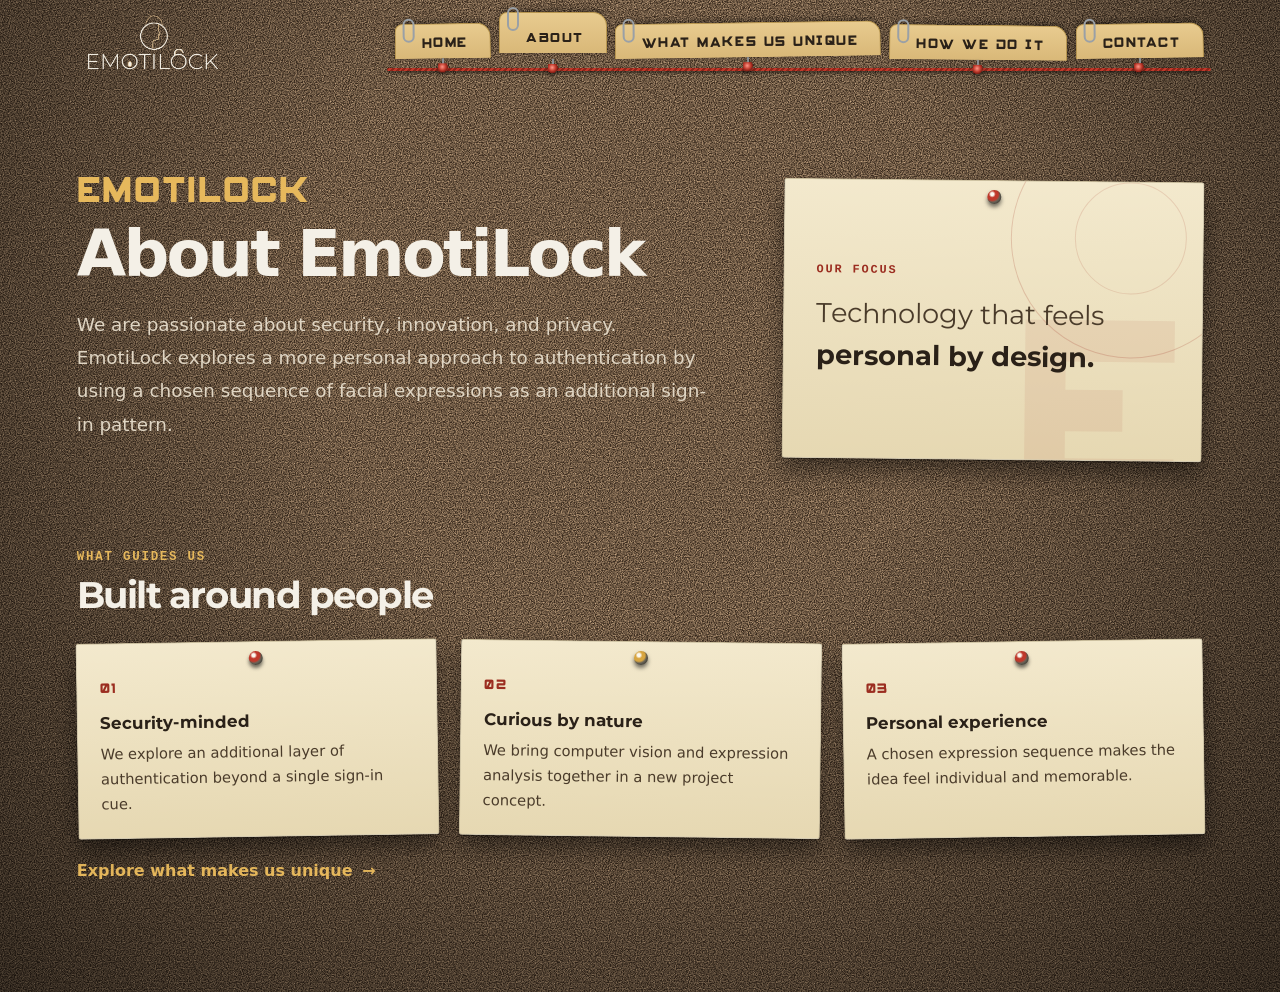
<file: about.html>
<!DOCTYPE html>
<html lang="en">
<head>
    <meta charset="UTF-8">
    <meta name="viewport" content="width=device-width, initial-scale=1.0">
    <title>EmotiLock - About</title>
    <link rel="preconnect" href="https://fonts.googleapis.com">
    <link rel="preconnect" href="https://fonts.gstatic.com" crossorigin>
    <link href="https://fonts.googleapis.com/css2?family=Montserrat:wght@400;500;600;700&display=swap" rel="stylesheet">
    <link rel="stylesheet" href="styles.css">
    <link rel="icon" href="images/favicon.ico" sizes="any">
    <link rel="icon" type="image/png" sizes="32x32" href="images/favicon-32x32.png">
    <link rel="icon" type="image/png" sizes="16x16" href="images/favicon-16x16.png">
    <link rel="apple-touch-icon" href="images/logo_apple.png">
    <link rel="manifest" href="images/site.webmanifest">
</head>
<body>
    <header class="site-header">
        <a class="brand" href="index.html" aria-label="EmotiLock home">
            <img src="emotilock_dark.png" alt="EmotiLock logo" width="242" height="136">
        </a>
        <nav aria-label="Main navigation">
            <a href="index.html">Home</a>
            <a href="about.html" aria-current="page">About</a>
            <a href="unique.html">What Makes Us Unique</a>
            <a href="how.html">How We Do It</a>
            <a href="contact.html">Contact</a>
        </nav>
    </header>
    <main class="page-main about-main">
        <div class="about-intro">
            <section class="page-content" aria-labelledby="page-title">
                <p class="page-wordmark">EmotiLock</p>
                <h1 class="page-title" id="page-title">About EmotiLock</h1>
                <p class="page-description">We are passionate about security, innovation, and privacy. EmotiLock explores a more personal approach to authentication by using a chosen sequence of facial expressions as an additional sign-in pattern.</p>
            </section>
            <aside class="about-statement" aria-label="Our project focus">
                <span class="about-orbit about-orbit-one"></span>
                <span class="about-orbit about-orbit-two"></span>
                <span class="about-statement-label">OUR FOCUS</span>
                <p>Technology that feels<br><strong>personal by design.</strong></p>
                <span class="about-statement-mark" aria-hidden="true">E</span>
            </aside>
        </div>
        <section class="about-principles" aria-labelledby="principles-title">
            <div class="about-section-heading">
                <span class="section-kicker">What guides us</span>
                <h2 id="principles-title">Built around people</h2>
            </div>
            <div class="principle-grid">
                <article class="principle-card">
                    <span class="principle-number">01</span>
                    <h3>Security-minded</h3>
                    <p>We explore an additional layer of authentication beyond a single sign-in cue.</p>
                </article>
                <article class="principle-card">
                    <span class="principle-number">02</span>
                    <h3>Curious by nature</h3>
                    <p>We bring computer vision and expression analysis together in a new project concept.</p>
                </article>
                <article class="principle-card">
                    <span class="principle-number">03</span>
                    <h3>Personal experience</h3>
                    <p>A chosen expression sequence makes the idea feel individual and memorable.</p>
                </article>
            </div>
            <a class="about-next-link" href="unique.html">Explore what makes us unique <span aria-hidden="true">→</span></a>
        </section>
    </main>
</body>
</html>
</file>
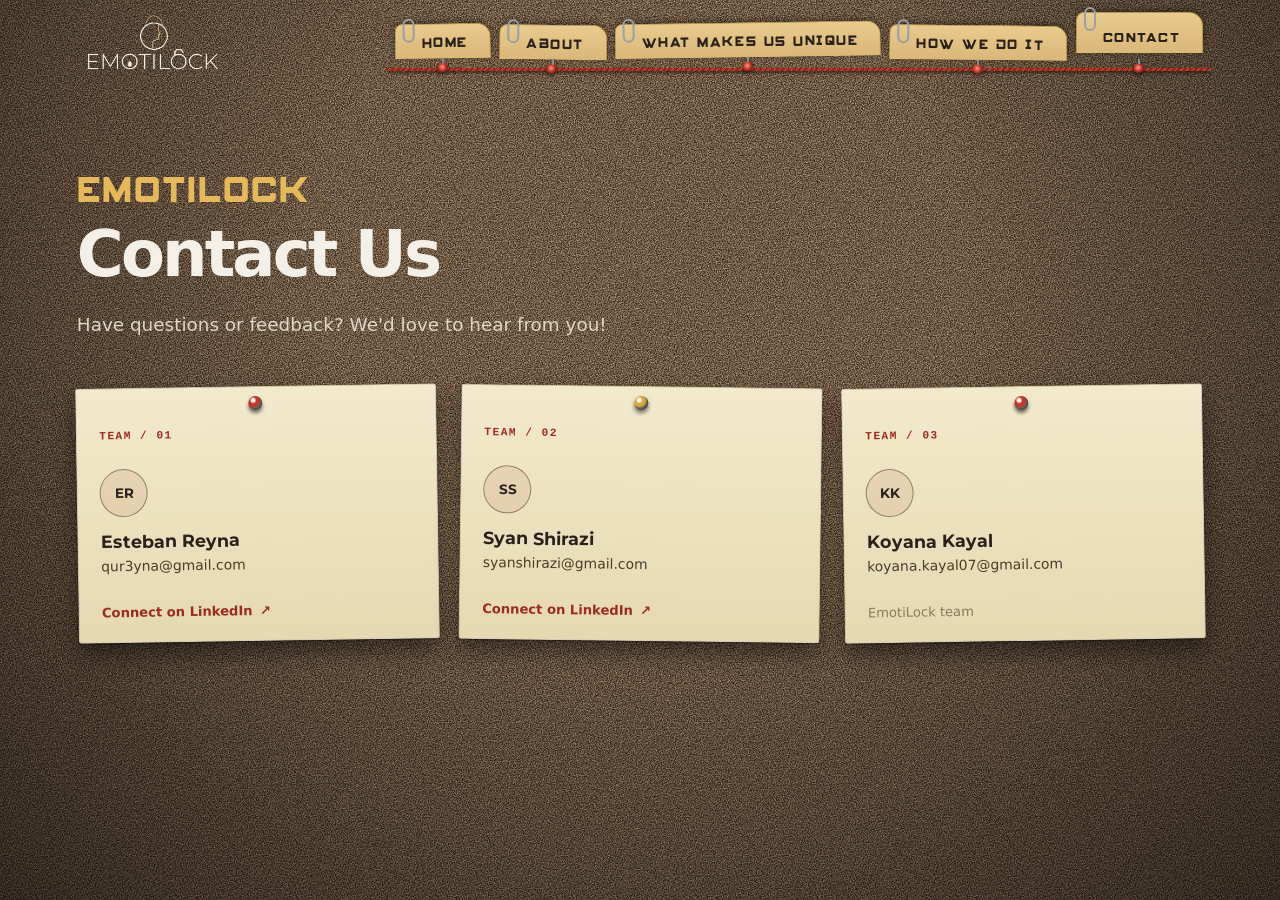
<file: contact.html>
<!DOCTYPE html>
<html lang="en">
<head>
    <meta charset="UTF-8">
    <meta name="viewport" content="width=device-width, initial-scale=1.0">
    <title>EmotiLock - Contact</title>
    <link rel="preconnect" href="https://fonts.googleapis.com">
    <link rel="preconnect" href="https://fonts.gstatic.com" crossorigin>
    <link href="https://fonts.googleapis.com/css2?family=Montserrat:wght@400;500;600;700&display=swap" rel="stylesheet">
    <link rel="stylesheet" href="styles.css">
    <link rel="icon" href="images/favicon.ico" sizes="any">
    <link rel="icon" type="image/png" sizes="32x32" href="images/favicon-32x32.png">
    <link rel="icon" type="image/png" sizes="16x16" href="images/favicon-16x16.png">
    <link rel="apple-touch-icon" href="images/logo_apple.png">
    <link rel="manifest" href="images/site.webmanifest">
</head>
<body>
    <header class="site-header">
        <a class="brand" href="index.html" aria-label="EmotiLock home">
            <img src="emotilock_dark.png" alt="EmotiLock logo" width="242" height="136">
        </a>
        <nav aria-label="Main navigation">
            <a href="index.html">Home</a>
            <a href="about.html">About</a>
            <a href="unique.html">What Makes Us Unique</a>
            <a href="how.html">How We Do It</a>
            <a href="contact.html" aria-current="page">Contact</a>
        </nav>
    </header>
    <main class="page-main contact-main">
        <section class="contact-intro" aria-labelledby="page-title">
            <p class="page-wordmark">EmotiLock</p>
            <h1 class="page-title" id="page-title">Contact Us</h1>
            <p class="page-description">Have questions or feedback? We'd love to hear from you!</p>
        </section>
        <section class="contact-people" aria-label="Contact the team">
            <article class="contact-card">
                <span class="contact-card-index">TEAM / 01</span>
                <div class="contact-card-content">
                    <span class="contact-avatar" aria-hidden="true">ER</span>
                    <h2>Esteban Reyna</h2>
                    <a class="contact-email" href="mailto:qur3yna@gmail.com">qur3yna@gmail.com</a>
                    <a class="contact-social" href="https://www.linkedin.com/in/esteban-reyna-61a271388/" target="_blank" rel="noopener noreferrer">Connect on LinkedIn <span aria-hidden="true">↗</span></a>
                </div>
            </article>
            <article class="contact-card">
                <span class="contact-card-index">TEAM / 02</span>
                <div class="contact-card-content">
                    <span class="contact-avatar" aria-hidden="true">SS</span>
                    <h2>Syan Shirazi</h2>
                    <a class="contact-email" href="mailto:syanshirazi@gmail.com">syanshirazi@gmail.com</a>
                    <a class="contact-social" href="https://www.linkedin.com/in/syan-shirazi" target="_blank" rel="noopener noreferrer">Connect on LinkedIn <span aria-hidden="true">↗</span></a>
                </div>
            </article>
            <article class="contact-card">
                <span class="contact-card-index">TEAM / 03</span>
                <div class="contact-card-content">
                    <span class="contact-avatar" aria-hidden="true">KK</span>
                    <h2>Koyana Kayal</h2>
                    <a class="contact-email" href="mailto:koyana.kayal07@gmail.com">koyana.kayal07@gmail.com</a>
                    <span class="contact-social contact-social-empty">EmotiLock team</span>
                </div>
            </article>
        </section>
    </main>
</body>
</html>
</file>
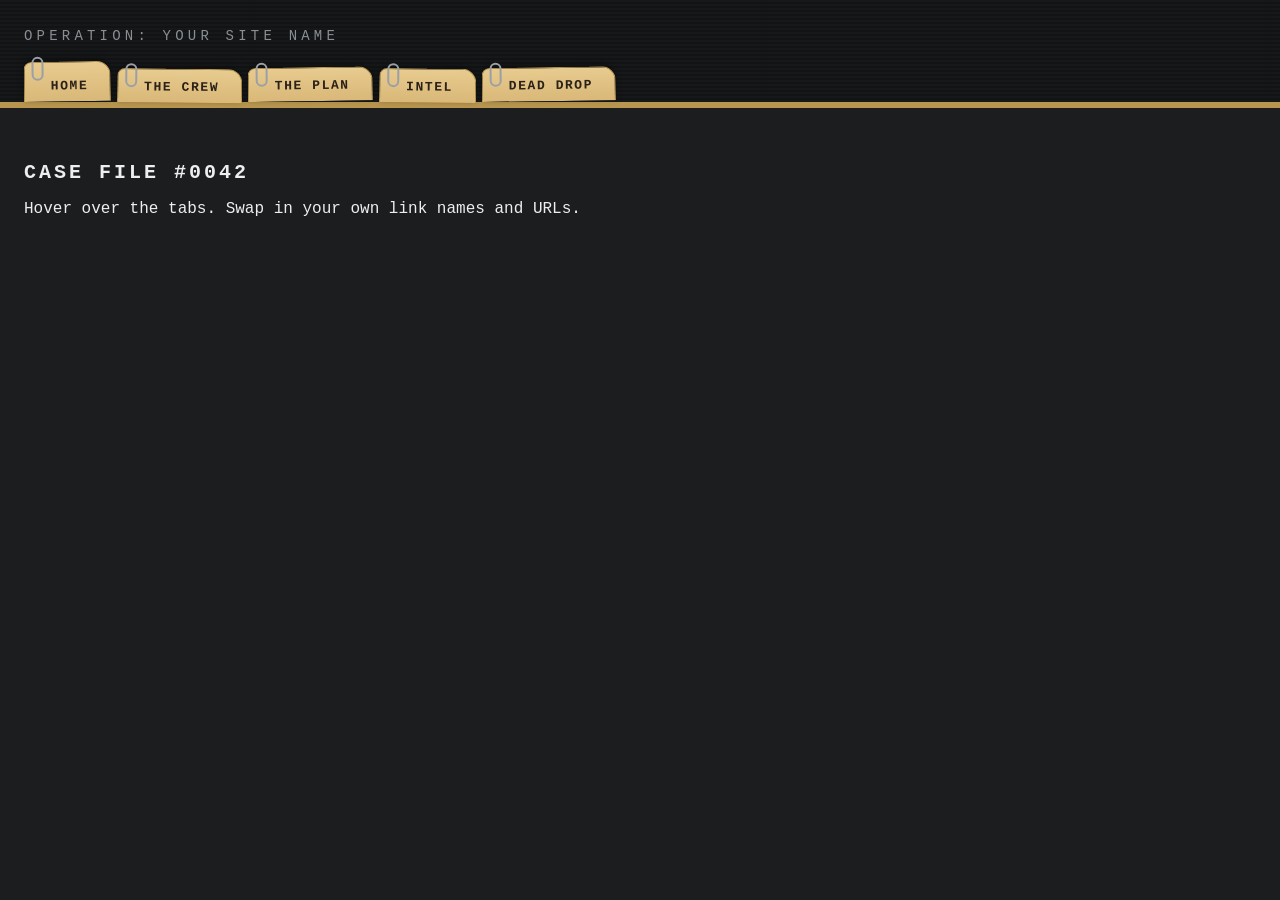
<file: heist-header.html>
<!doctype html>
<html lang="en">
<head>
<meta charset="utf-8">
<meta name="viewport" content="width=device-width, initial-scale=1">
<title>Heist Header</title>
<style>
  :root {
    --bg: #1b1d1f;
    --folder: #d9b878;
    --folder-dark: #b8964f;
    --ink: #2a2118;
    --stamp: #c0392b;
  }
  * { box-sizing: border-box; }
  body {
    margin: 0;
    background: var(--bg);
    color: #eee;
    font-family: "Courier New", Courier, monospace;
  }

  /* ---------- HEADER ---------- */
  .site-header {
    padding: 28px 24px 0;
    background:
      repeating-linear-gradient(0deg, rgba(255,255,255,.02) 0 2px, transparent 2px 4px),
      #111315;
    border-bottom: 6px solid var(--folder-dark);
  }
  .logo {
    font-size: 14px;
    letter-spacing: .3em;
    text-transform: uppercase;
    color: #8a8f94;
    margin: 0 0 18px;
  }
  .nav {
    display: flex;
    flex-wrap: wrap;
    gap: 6px;
    margin: 0;
    padding: 0;
    list-style: none;
    align-items: flex-end;
  }

  /* ---------- FOLDER TAB LINKS ---------- */
  .nav a {
    position: relative;
    display: block;
    padding: 10px 22px 8px 26px;
    color: var(--ink);
    text-decoration: none;
    text-transform: uppercase;
    font-weight: 700;
    font-size: 13px;
    letter-spacing: .12em;
    background: linear-gradient(180deg, #e8cb8f, var(--folder));
    border: 1px solid var(--folder-dark);
    border-bottom: none;
    border-radius: 8px 14px 0 0;
    box-shadow: 0 -2px 6px rgba(0,0,0,.4);
    transform-origin: bottom left;
    transition: transform .15s ease, padding .15s ease;
  }
  /* slight staggered "stacked on a desk" tilt */
  .nav li:nth-child(odd)  a { transform: rotate(-.8deg); }
  .nav li:nth-child(even) a { transform: rotate(.6deg); }

  .nav a:hover,
  .nav a:focus-visible,
  .nav a[aria-current="page"] {
    transform: translateY(-6px) rotate(0);
    padding-top: 16px;
    outline: none;
  }

  /* paperclip */
  .nav a::before {
    content: "";
    position: absolute;
    left: 7px;
    top: -6px;
    width: 8px;
    height: 20px;
    border: 2px solid #9aa0a6;
    border-radius: 6px;
  }

  /* CLASSIFIED stamp, appears on hover */
  .nav a::after {
    content: "CLASSIFIED";
    position: absolute;
    right: -6px;
    top: 4px;
    padding: 1px 5px;
    font-size: 9px;
    letter-spacing: .15em;
    color: var(--stamp);
    border: 2px solid var(--stamp);
    border-radius: 3px;
    transform: rotate(10deg) scale(1.6);
    opacity: 0;
    transition: opacity .12s ease, transform .12s ease;
    pointer-events: none;
  }
  .nav a:hover::after,
  .nav a:focus-visible::after {
    opacity: .85;
    transform: rotate(10deg) scale(1);
  }

  /* optional redacted-bar variant: add class="redact" to a link */
  .nav a.redact { color: transparent; text-shadow: none; position: relative; }
  .nav a.redact span {
    background: #111;
    color: #111;
    padding: 0 2px;
    transition: background .15s, color .15s;
  }
  .nav a.redact:hover span { background: transparent; color: var(--ink); }

  /* ---------- DEMO CONTENT ---------- */
  main { padding: 40px 24px; max-width: 720px; }
  h1 { font-size: 20px; letter-spacing: .15em; text-transform: uppercase; }
</style>
</head>
<body>

<header class="site-header">
  <p class="logo">Operation: Your Site Name</p>
  <ul class="nav">
    <li><a href="#home" aria-current="page">Home</a></li>
    <li><a href="#about">The Crew</a></li>
    <li><a href="#work">The Plan</a></li>
    <li><a href="#blog">Intel</a></li>
    <li><a href="#contact">Dead Drop</a></li>
  </ul>
</header>

<main>
  <h1>Case file #0042</h1>
  <p>Hover over the tabs. Swap in your own link names and URLs.</p>
</main>

</body>
</html>
</file>
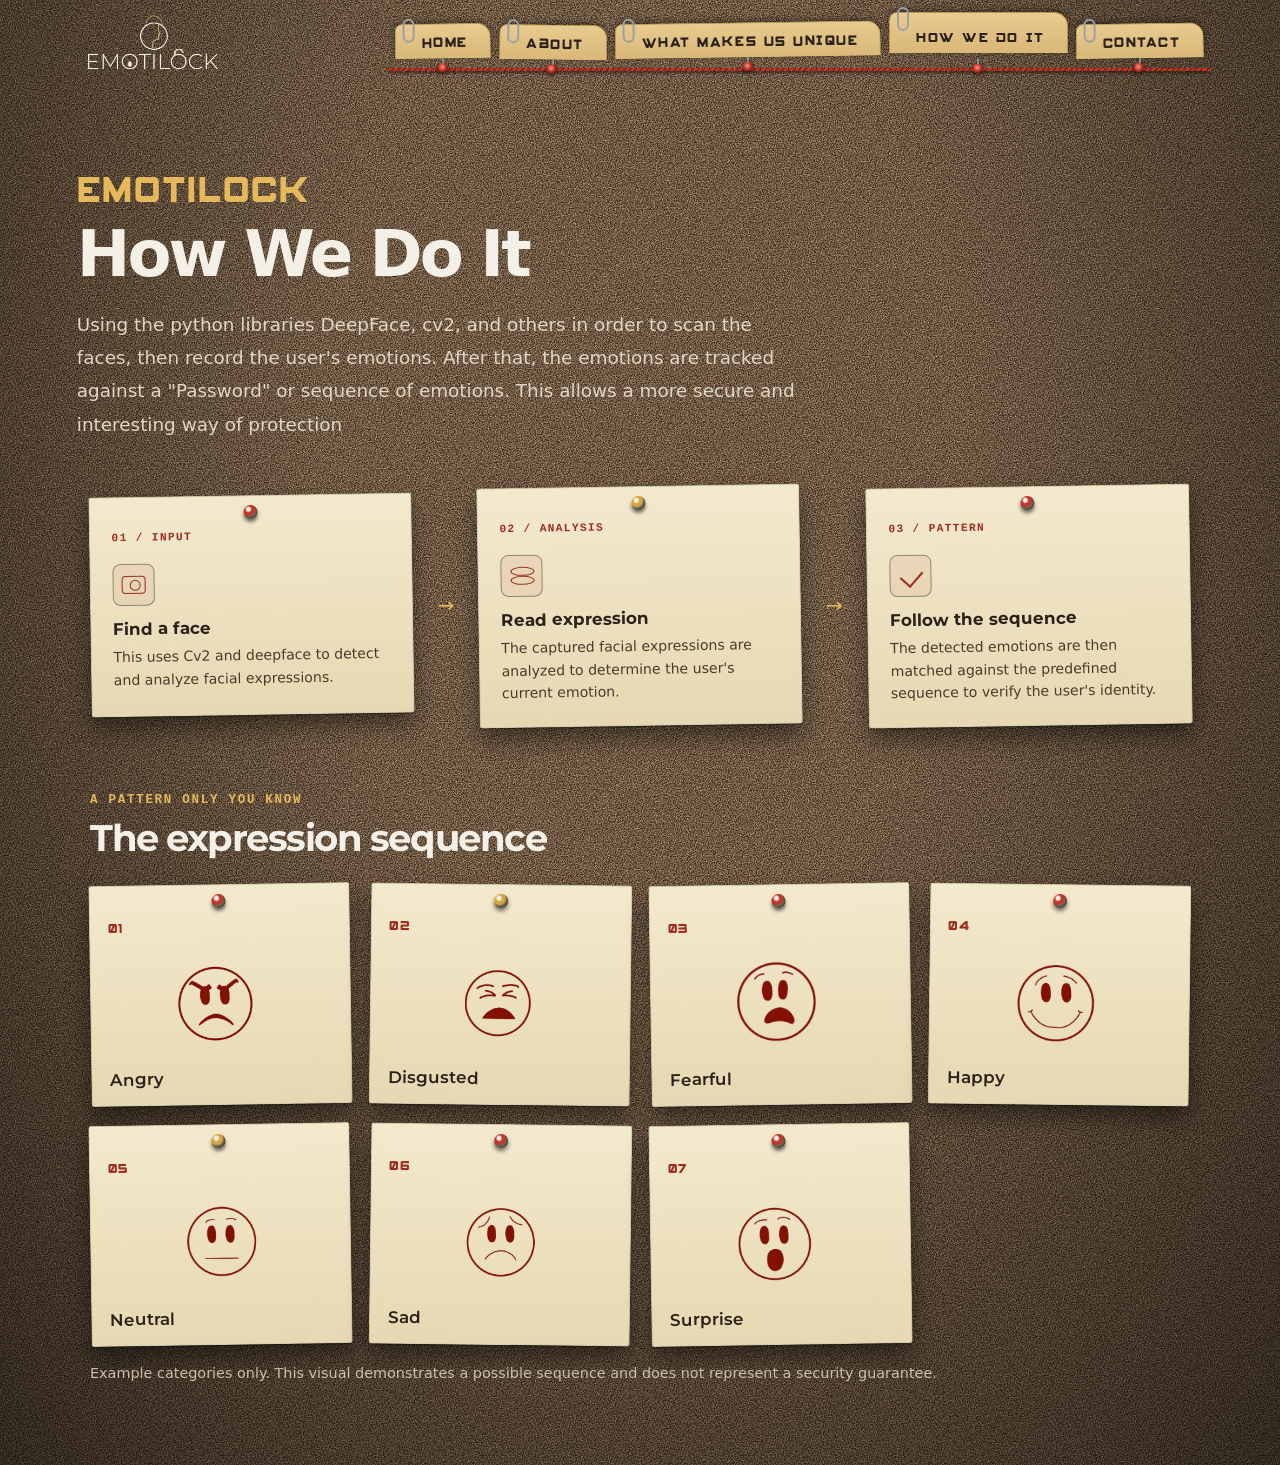
<file: how.html>
<!DOCTYPE html>
<html lang="en">
<head>
    <meta charset="UTF-8">
    <meta name="viewport" content="width=device-width, initial-scale=1.0">
    <title>EmotiLock - How We Do It</title>
    <link rel="preconnect" href="https://fonts.googleapis.com">
    <link rel="preconnect" href="https://fonts.gstatic.com" crossorigin>
    <link href="https://fonts.googleapis.com/css2?family=Montserrat:wght@400;500;600;700&display=swap" rel="stylesheet">
    <link rel="stylesheet" href="styles.css">
    <link rel="icon" href="images/favicon.ico" sizes="any">
    <link rel="icon" type="image/png" sizes="32x32" href="images/favicon-32x32.png">
    <link rel="icon" type="image/png" sizes="16x16" href="images/favicon-16x16.png">
    <link rel="apple-touch-icon" href="images/logo_apple.png">
    <link rel="manifest" href="images/site.webmanifest">
</head>
<body>
    <header class="site-header">
        <a class="brand" href="index.html" aria-label="EmotiLock home">
            <img src="emotilock_dark.png" alt="EmotiLock logo" width="242" height="136">
        </a>
        <nav aria-label="Main navigation">
            <a href="index.html">Home</a>
            <a href="about.html">About</a>
            <a href="unique.html">What Makes Us Unique</a>
            <a href="how.html" aria-current="page">How We Do It</a>
            <a href="contact.html">Contact</a>
        </nav>
    </header>
    <main class="page-main how-main">
        <section class="page-content" aria-labelledby="page-title">
            <p class="page-wordmark">EmotiLock</p>
            <h1 class="page-title" id="page-title">How We Do It</h1>
            <p class="page-description">Using the python libraries DeepFace, cv2, and others in order to scan the faces, then record the user's emotions. After that, the emotions are tracked against a "Password" or sequence of emotions. This allows a more secure and interesting way of protection</p>
        </section>
        <section class="process-section" aria-label="EmotiLock sign-in process">
            <article class="process-step">
                <span class="process-index">01 / INPUT</span>
                <span class="process-symbol process-camera" aria-hidden="true"></span>
                <h2>Find a face</h2>
                <p>This uses Cv2 and deepface to detect and analyze facial expressions.</p>
            </article>
            <span class="process-connector" aria-hidden="true">→</span>
            <article class="process-step">
                <span class="process-index">02 / ANALYSIS</span>
                <span class="process-symbol process-scan" aria-hidden="true"></span>
                <h2>Read expression</h2>
                <p>The captured facial expressions are analyzed to determine the user's current emotion.</p>
            </article>
            <span class="process-connector" aria-hidden="true">→</span>
            <article class="process-step">
                <span class="process-index">03 / PATTERN</span>
                <span class="process-symbol process-check" aria-hidden="true"></span>
                <h2>Follow the sequence</h2>
                <p>The detected emotions are then matched against the predefined sequence to verify the user's identity.</p>
            </article>
        </section>
        <section class="expression-section" aria-labelledby="expression-title">
            <div class="expression-heading">
                <span class="section-kicker">A pattern only you know</span>
                <h2 id="expression-title">The expression sequence</h2>
            </div>
            <ol class="expression-sequence">
                <li class="expression-angry">
                    <span class="expression-number">01</span>
                    <img class="expression-face" src="angry.png" alt="" width="191" height="151">
                    <span>Angry</span>
                </li>
                <li class="expression-disgusted">
                    <span class="expression-number">02</span>
                    <img class="expression-face" src="disgust.png" alt="" width="364" height="251">
                    <span>Disgusted</span>
                </li>
                <li class="expression-fearful">
                    <span class="expression-number">03</span>
                    <img class="expression-face" src="fearful.png" alt="" width="306" height="248">
                    <span>Fearful</span>
                </li>
                <li class="expression-happy">
                    <span class="expression-number">04</span>
                    <img class="expression-face" src="happy.png" alt="" width="273" height="255">
                    <span>Happy</span>
                </li>
                <li class="expression-neutral">
                    <span class="expression-number">05</span>
                    <img class="expression-face" src="neutral.png" alt="" width="348" height="242">
                    <span>Neutral</span>
                </li>
                <li class="expression-sad">
                    <span class="expression-number">06</span>
                    <img class="expression-face" src="sad.png" alt="" width="352" height="239">
                    <span>Sad</span>
                </li>
                <li class="expression-surprise">
                    <span class="expression-number">07</span>
                    <img class="expression-face" src="surprise.png" alt="" width="328" height="269">
                    <span>Surprise</span>
                </li>
            </ol>
            <p class="sequence-note">Example categories only. This visual demonstrates a possible sequence and does not represent a security guarantee.</p>
        </section>
    </main>
</body>
</html>
</file>
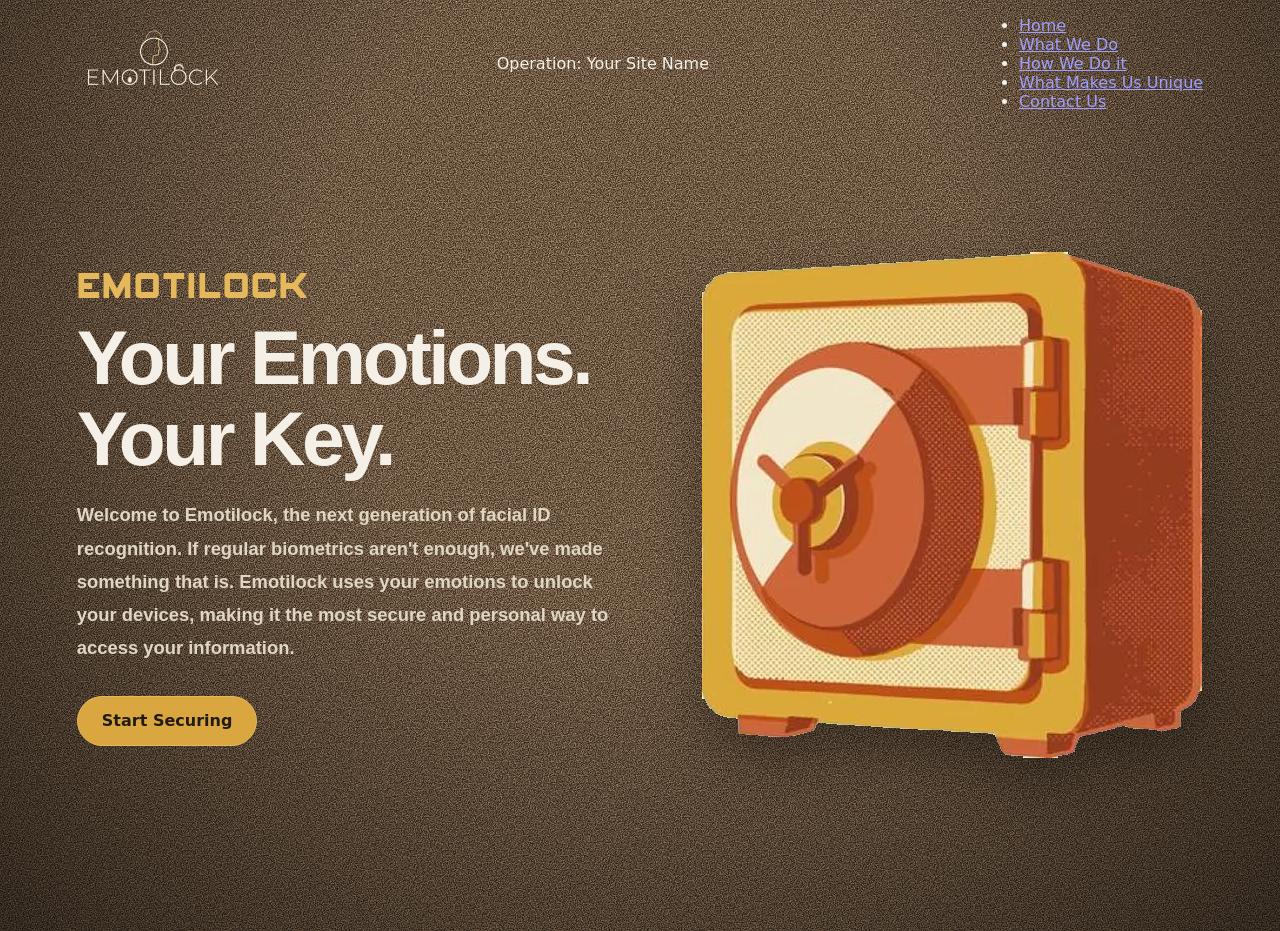
<file: old_index.html>
<!DOCTYPE html>
<html lang="en">
<head>
    <meta charset="UTF-8">
    <meta name="viewport" content="width=device-width, initial-scale=1.0">
    <title>EmotiLock - Home</title>
    <link rel="stylesheet" href="styles.css">
    <link rel="icon" href="images/favicon.ico" sizes="any">
    <link rel="icon" type="image/png" sizes="32x32" href="images/favicon-32x32.png">
    <link rel="icon" type="image/png" sizes="16x16" href="images/favicon-16x16.png">
    <link rel="apple-touch-icon" href="images/logo_apple.png">
    <link rel="manifest" href="images/site.webmanifest">
</head>
<body>
    <header class="site-header">
        <a class="brand" href="index.html" aria-label="EmotiLock home">
            <img src="emotilock_dark.png" alt="EmotiLock logo" width="242" height="136">
        </a>
        <!-- <nav aria-label="Main navigation">
            <a href="index.html" aria-current="page">Home</a>
            <a href="about.html">About</a>
            <a href="unique.html">What We Do</a>
            <a href="how.html">How We Do It</a>
            <a href="contact.html">Contact</a> -->
        </nav>
            <p class="logo">Operation: Your Site Name</p>
            <ul class="nav">
                <li><a href="index.html" aria-current="page">Home</a></li>
                <li><a href="about.html">What We Do</a></li>
                <li><a href="how.html">How We Do it</a></li>
                <li><a href="unique.html">What Makes Us Unique</a></li>
                <li><a href="contact.html">Contact Us</a></li>
            </ul>
        </nav>
    </header>
    <main class="hero">
        <section class="hero-copy" aria-labelledby="hero-title">
            <p class="hero-wordmark">EmotiLock</p>
            <h1 id="hero-title">Your Emotions.<br>Your Key.</h1>
            <p class="description">Welcome to Emotilock, the next generation of facial ID recognition. If regular biometrics aren't enough, we've made something that is. Emotilock uses your emotions to unlock your devices, making it the most secure and personal way to access your information.</p>
            <button class="primary-button" type="button">Start Securing</button>
        </section>
        <figure class="hero-art">
            <img src="better.png" alt="Closed gold-toned safe with a round combination lock" width="500" height="500">
        </figure>
    </main>
</body>
</html>
</file>
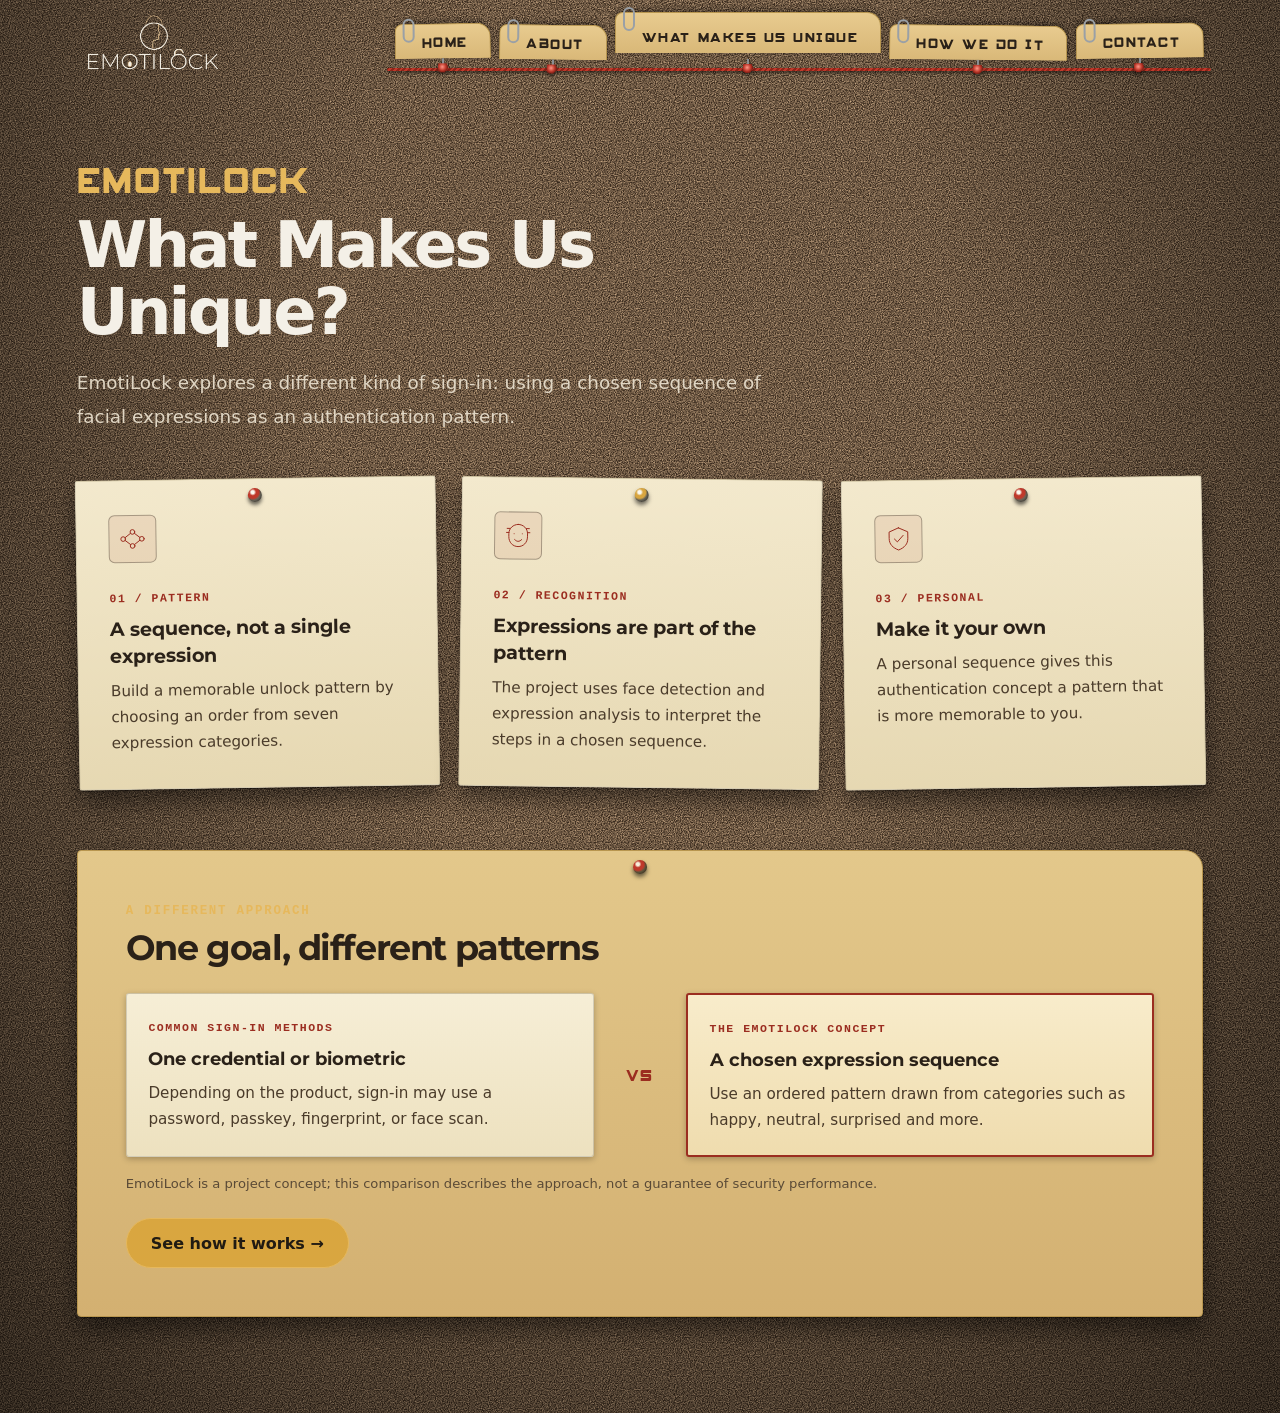
<file: unique.html>
<!DOCTYPE html>
<html lang="en">
<head>
    <meta charset="UTF-8">
    <meta name="viewport" content="width=device-width, initial-scale=1.0">
    <title>EmotiLock - What We Do</title>
    <link rel="preconnect" href="https://fonts.googleapis.com">
    <link rel="preconnect" href="https://fonts.gstatic.com" crossorigin>
    <link href="https://fonts.googleapis.com/css2?family=Montserrat:wght@400;500;600;700&display=swap" rel="stylesheet">
    <link rel="stylesheet" href="styles.css">
    <link rel="icon" href="images/favicon.ico" sizes="any">
    <link rel="icon" type="image/png" sizes="32x32" href="images/favicon-32x32.png">
    <link rel="icon" type="image/png" sizes="16x16" href="images/favicon-16x16.png">
    <link rel="apple-touch-icon" href="images/logo_apple.png">
    <link rel="manifest" href="images/site.webmanifest">
</head>
<body>
    <header class="site-header">
        <a class="brand" href="index.html" aria-label="EmotiLock home">
            <img src="emotilock_dark.png" alt="EmotiLock logo" width="242" height="136">
        </a>
        <nav aria-label="Main navigation">
            <a href="index.html">Home</a>
            <a href="about.html">About</a>
            <a href="unique.html" aria-current="page">What Makes Us Unique</a>
            <a href="how.html">How We Do It</a>
            <a href="contact.html">Contact</a>
        </nav>
    </header>
    <main class="page-main unique-main">
        <section class="page-content" aria-labelledby="page-title">
            <p class="page-wordmark">EmotiLock</p>
            <h1 class="page-title" id="page-title">What Makes Us Unique?</h1>
            <p class="page-description">EmotiLock explores a different kind of sign-in: using a chosen sequence of facial expressions as an authentication pattern.</p>
        </section>
        <section class="unique-features" aria-label="EmotiLock features">
            <article class="feature-card">
                <span class="feature-icon" aria-hidden="true">
                    <svg viewBox="0 0 48 48" fill="none">
                        <circle cx="8" cy="24" r="4" />
                        <circle cx="24" cy="12" r="4" />
                        <circle cx="40" cy="24" r="4" />
                        <circle cx="24" cy="36" r="4" />
                        <path d="m11.5 21.5 9-7m7 0 9 7m0 5-9 7m-7 0-9-7" />
                    </svg>
                </span>
                <span class="feature-index">01 / PATTERN</span>
                <h2>A sequence, not a single expression</h2>
                <p>Build a memorable unlock pattern by choosing an order from seven expression categories.</p>
            </article>
            <article class="feature-card">
                <span class="feature-icon" aria-hidden="true">
                    <svg viewBox="0 0 48 48" fill="none">
                        <path d="M24 5c-9 0-16 7-16 16v5c0 10 7 17 16 17s16-7 16-17v-5c0-9-7-16-16-16Z" />
                        <path d="M17 21h.01M31 21h.01M18 31c2 2 4 3 6 3s4-1 6-3" />
                        <path d="M5 12h5m28 0h5M4 19h4m32 0h4" />
                    </svg>
                </span>
                <span class="feature-index">02 / RECOGNITION</span>
                <h2>Expressions are part of the pattern</h2>
                <p>The project uses face detection and expression analysis to interpret the steps in a chosen sequence.</p>
            </article>
            <article class="feature-card">
                <span class="feature-icon" aria-hidden="true">
                    <svg viewBox="0 0 48 48" fill="none">
                        <path d="M24 5 40 12v11c0 10-6 16-16 20C14 39 8 33 8 23V12l16-7Z" />
                        <path d="m17 24 5 5 10-11" />
                    </svg>
                </span>
                <span class="feature-index">03 / PERSONAL</span>
                <h2>Make it your own</h2>
                <p>A personal sequence gives this authentication concept a pattern that is more memorable to you.</p>
            </article>
        </section>
        <section class="comparison-section" aria-labelledby="comparison-title">
            <div class="comparison-heading">
                <span class="section-kicker">A different approach</span>
                <h2 id="comparison-title">One goal, different patterns</h2>
            </div>
            <div class="comparison-grid">
                <article class="comparison-card">
                    <span class="comparison-label">COMMON SIGN-IN METHODS</span>
                    <h3>One credential or biometric</h3>
                    <p>Depending on the product, sign-in may use a password, passkey, fingerprint, or face scan.</p>
                </article>
                <span class="comparison-divider" aria-hidden="true">VS</span>
                <article class="comparison-card comparison-card-featured">
                    <span class="comparison-label">THE EMOTILOCK CONCEPT</span>
                    <h3>A chosen expression sequence</h3>
                    <p>Use an ordered pattern drawn from categories such as happy, neutral, surprised and more.</p>
                </article>
            </div>
            <p class="comparison-note">EmotiLock is a project concept; this comparison describes the approach, not a guarantee of security performance.</p>
            <a class="get-started unique-cta" href="how.html">See how it works <span aria-hidden="true">→</span></a>
        </section>
    </main>
</body>
</html>
</file>
<file: styles.css>
@font-face {
    font-family: "Spy Agency";
    src: url("./spyagencycond.ttf") format("truetype");
    font-style: normal;
    font-weight: 400;
    font-display: swap;
}

:root {
    color-scheme: dark;
    font-family: Inter, ui-sans-serif, system-ui, -apple-system, BlinkMacSystemFont, "Segoe UI", sans-serif;
    color: #f4f0e7;
    background: #3a2b1e;
    font-synthesis: none;
    text-rendering: optimizeLegibility;
    -webkit-font-smoothing: antialiased;
    -moz-osx-font-smoothing: grayscale;

    /* heist folder colors */
    --folder: #d9b878;
    --folder-light: #e8cb8f;
    --folder-dark: #b8964f;
    --ink: #2a2118;
    --stamp: #c0392b;

    /* planning board colors */
    --cork: #3a2b1e;
    --paper-text: #4a3b2a;
    --mark: #9b2d20; /* typewriter-red labels on paper */
    --paper-bg: linear-gradient(180deg, #f3e9cd, #e6d8b2);
    --paper-border: 1px solid rgb(0 0 0 / 14%);
    --paper-shadow: 0 1px 1px rgb(0 0 0 / 35%), 0 12px 22px rgb(0 0 0 / 45%);
}

* {
    box-sizing: border-box;
}

/* ---------- WEB-APP POLISH: ANCHORS + SELECTION ---------- */
html {
    scroll-behavior: smooth;
    scroll-padding-top: 1.5rem;
    scrollbar-color: rgb(217 166 64 / 55%) transparent;
}

/* any element with an id can be an in-page anchor target */
[id] {
    scroll-margin-top: 1.5rem;
}

::selection {
    background: #e6b85c;
    color: #211b12;
}

a:focus-visible,
button:focus-visible {
    outline: 2px solid #e6b85c;
    outline-offset: 3px;
}

/* corkboard: noise texture + dark vignette */
body {
    min-width: 320px;
    min-height: 100vh;
    margin: 0;
    padding: 0 clamp(1.25rem, 6vw, 6rem);
    background:
        radial-gradient(ellipse at 50% 30%, transparent 35%, rgb(0 0 0 / 55%) 100%),
        url("data:image/svg+xml,%3Csvg xmlns='http://www.w3.org/2000/svg' width='260' height='260'%3E%3Cfilter id='c'%3E%3CfeTurbulence type='fractalNoise' baseFrequency='.85' numOctaves='3' stitchTiles='stitch'/%3E%3CfeColorMatrix values='0 0 0 0 .62 0 0 0 0 .42 0 0 0 0 .25 1.6 0 0 0 -.45'/%3E%3C/filter%3E%3Crect width='100%25' height='100%25' filter='url(%23c)'/%3E%3C/svg%3E"),
        var(--cork);
}

.site-header {
    width: min(100%, 1280px);
    min-height: 96px;
    margin: 0 auto;
    display: flex;
    align-items: center;
    justify-content: space-between;
    gap: 2rem;
}

.brand {
    display: inline-flex;
    flex: 0 0 auto;
    text-decoration: none;
}

.brand img {
    display: block;
    width: clamp(100px, 14vw, 150px);
    height: auto;
}

/* ---------- NAV: FOLDER TABS ON A STRING ---------- */
.site-header nav {
    display: flex;
    flex-wrap: wrap;
    justify-content: flex-end;
    align-items: flex-end;
    gap: 8px;
    margin: 0;
    padding: 0 0 20px; /* room for the string + pins under the tabs */
    list-style: none;
    position: relative;
}

.site-header nav a {
    position: relative;
    display: block;
    padding: 10px 22px 8px 26px;
    color: var(--ink);
    font-family: "Spy Agency", "Courier New", Courier, monospace;
    font-size: 0.95rem;
    font-weight: 700;
    letter-spacing: 0.1em;
    text-transform: uppercase;
    text-decoration: none;
    /* layer 1: CLASSIFIED stamp (hidden until hover), layer 2: folder color */
    background-color: var(--folder);
    background-image:
        url("data:image/svg+xml,%3Csvg xmlns='http://www.w3.org/2000/svg' width='72' height='22' viewBox='0 0 72 22'%3E%3Cg transform='rotate(8 36 11)'%3E%3Crect x='3' y='5' width='66' height='12' rx='2' fill='none' stroke='%23c0392b' stroke-width='1.6'/%3E%3Ctext x='36' y='14' text-anchor='middle' font-family='Courier New,monospace' font-weight='700' font-size='8' letter-spacing='1' fill='%23c0392b'%3ECLASSIFIED%3C/text%3E%3C/g%3E%3C/svg%3E"),
        linear-gradient(180deg, var(--folder-light), var(--folder));
    background-repeat: no-repeat;
    background-position: right 3px top 0, 0 0;
    background-size: 0 0, 100% 100%;
    border: 1px solid var(--folder-dark);
    border-bottom: none;
    border-radius: 8px 14px 0 0;
    box-shadow: 0 -2px 6px rgb(0 0 0 / 40%);
    transform-origin: bottom left;
    transition: transform 150ms ease, padding 150ms ease, background-size 120ms ease;
    z-index: 1; /* keeps tabs and pins above the string */
}

/* staggered "stacked on a desk" tilt */
.site-header nav a:nth-of-type(odd) {
    transform: rotate(-0.8deg);
}

.site-header nav a:nth-of-type(even) {
    transform: rotate(0.6deg);
}

.site-header nav a:hover,
.site-header nav a:focus-visible,
.site-header nav a[aria-current="page"] {
    color: var(--ink);
    transform: translateY(-6px) rotate(0);
    padding-top: 16px;
    outline: none;
}

/* paperclip */
.site-header nav a::before {
    content: "";
    position: absolute;
    left: 7px;
    top: -6px;
    width: 8px;
    height: 20px;
    border: 2px solid #9aa0a6;
    border-radius: 6px;
}

/* CLASSIFIED stamp pops in on hover */
.site-header nav a:hover,
.site-header nav a:focus-visible {
    background-size: 72px 22px, 100% 100%;
}

/* red string running under the tabs */
.site-header nav::after {
    content: "";
    position: absolute;
    left: -8px;
    right: -8px;
    bottom: 8px;
    height: 3px;
    border-radius: 2px;
    background: repeating-linear-gradient(135deg, #8f2418 0 2px, #c0392b 2px 4px);
    box-shadow: 0 2px 3px rgb(0 0 0 / 50%);
    pointer-events: none;
    z-index: 0;
}

/* a pin dropping from each tab onto the string */
.site-header nav a::after {
    content: "";
    position: absolute;
    top: 100%;
    left: 50%;
    width: 11px;
    height: 16px;
    margin-left: -5.5px;
    background:
        radial-gradient(circle at 38% 32%, #ff9a8a 0, #c0392b 3.5px, #7a1d14 5.5px, transparent 5.7px) 50% 100% / 11px 11px no-repeat,
        linear-gradient(#8a8f94, #8a8f94) 50% 0 / 2px 6px no-repeat;
    filter: drop-shadow(0 2px 2px rgb(0 0 0 / 50%));
    pointer-events: none;
}

/* when a tab lifts on hover, keep its pin anchored on the string */
.site-header nav a:hover::after,
.site-header nav a:focus-visible::after,
.site-header nav a[aria-current="page"]::after {
    top: calc(100% + 6px);
}

/* ---------- PAGE CONTENT ---------- */
.hero,
.page-main {
    width: min(100%, 1280px);
    min-height: calc(100vh - 96px);
    margin: 0 auto;
    display: flex;
    align-items: center;
    padding: 2rem 0 5rem;
}

.page-main {
    position: relative;
    isolation: isolate;
}

.hero {
    display: grid;
    grid-template-columns: minmax(0, 1fr) minmax(280px, 0.9fr);
    gap: clamp(2rem, 5vw, 5rem);
}

.hero-copy,
.page-content {
    position: relative;
    z-index: 1;
    width: min(100%, 800px);
}

.hero-copy {
    width: 100%;
}

.hero-art {
    width: 100%;
    max-width: 500px;
    margin: 0 auto;
    background: transparent;
}

.hero-art img {
    display: block;
    width: 100%;
    height: auto;
    background: transparent;
    filter: drop-shadow(0 24px 28px rgb(0 0 0 / 35%));
}

.hero-wordmark,
.page-wordmark {
    margin: 0 0 0.75rem;
    color: #e6b85c;
    font-family: "Spy Agency", sans-serif;
    font-size: clamp(1.75rem, 4vw, 2.5rem);
    font-weight: 300;
    letter-spacing: 0.04em;
}

.hero h1,
.page-title {
    margin: 0;
    color: #f4f0e7;
    font-size: clamp(2.6rem, 6vw, 5.5rem);
    letter-spacing: -0.045em;
    line-height: 1.05;
}

.hero h1 {
    font-family: "Montserrat", sans-serif;
}

.page-title {
    font-size: clamp(2.4rem, 5vw, 4.5rem);
}

.unique-main {
    display: block;
    padding-top: clamp(3rem, 7vh, 5rem);
}

.unique-main .page-content {
    max-width: 850px;
}

.unique-features {
    position: relative;
    z-index: 1;
    display: grid;
    grid-template-columns: repeat(3, minmax(0, 1fr));
    gap: 1.4rem;
    margin-top: clamp(2rem, 5vh, 3.5rem);
}

/* ----- paper notes ----- */
.feature-card {
    position: relative;
    min-height: 270px;
    padding: clamp(1.25rem, 2.5vw, 2rem);
    overflow: hidden;
    border: var(--paper-border);
    border-radius: 3px;
    background: var(--paper-bg);
    box-shadow: var(--paper-shadow);
}

.feature-icon {
    width: 48px;
    height: 48px;
    display: grid;
    place-items: center;
    margin-bottom: 1.5rem;
    border: 1px solid rgb(42 33 24 / 35%);
    border-radius: 6px;
    background: rgb(155 45 32 / 8%);
}

.feature-icon svg {
    width: 28px;
    height: 28px;
    stroke: var(--mark);
    stroke-linecap: round;
    stroke-linejoin: round;
    stroke-width: 1.7;
}

.feature-index,
.comparison-label {
    color: var(--mark);
    font-family: "Courier New", Courier, monospace;
    font-size: 0.72rem;
    font-weight: 700;
    letter-spacing: 0.13em;
}

.feature-card h2 {
    position: relative;
    z-index: 1;
    margin: 0.65rem 0 0.6rem;
    color: var(--ink);
    font-family: "Montserrat", sans-serif;
    font-size: clamp(1.05rem, 1.5vw, 1.3rem);
    line-height: 1.4;
}

.feature-card p,
.comparison-card p {
    position: relative;
    z-index: 1;
    margin: 0;
    color: var(--paper-text);
    font-size: 0.95rem;
    line-height: 1.7;
}

/* ----- manila folder holding the comparison ----- */
.comparison-section {
    position: relative;
    z-index: 1;
    margin: clamp(3rem, 7vh, 5rem) 0 1rem;
    padding: clamp(1.5rem, 4vw, 3rem);
    border: 1px solid var(--folder-dark);
    border-radius: 4px 18px 4px 4px;
    background: linear-gradient(180deg, #e3c88b, #d3b071);
    box-shadow: var(--paper-shadow);
}

.comparison-heading {
    margin-bottom: 1.5rem;
}

.comparison-heading h2 {
    margin: 0.5rem 0 0;
    color: var(--ink);
    font-family: "Montserrat", sans-serif;
    font-size: clamp(1.5rem, 3vw, 2.2rem);
    letter-spacing: -0.04em;
}

.comparison-grid {
    display: grid;
    grid-template-columns: minmax(0, 1fr) auto minmax(0, 1fr);
    align-items: stretch;
    gap: clamp(1rem, 3vw, 2rem);
}

.comparison-card {
    padding: 1.35rem;
    border: var(--paper-border);
    border-radius: 3px;
    background: linear-gradient(180deg, #f6eed6, #ede1bf);
    box-shadow: 0 2px 6px rgb(0 0 0 / 25%);
}

.comparison-card-featured {
    border: 2px solid var(--mark);
    background: linear-gradient(180deg, #f8eccb, #efdcae);
}

.comparison-card h3 {
    margin: 0.7rem 0 0.5rem;
    color: var(--ink);
    font-family: "Montserrat", sans-serif;
    font-size: 1.15rem;
    line-height: 1.45;
}

.comparison-divider {
    align-self: center;
    color: var(--mark);
    font-family: "Spy Agency", sans-serif;
    font-size: 1.1rem;
    letter-spacing: 0.08em;
}

.comparison-note {
    margin: 1rem 0 0;
    color: #5a4a36;
    font-size: 0.82rem;
    line-height: 1.6;
}

.unique-cta {
    margin-top: 1.5rem;
}

.about-main,
.contact-main {
    display: block;
    padding-top: clamp(3rem, 8vh, 6rem);
}

.about-intro {
    display: grid;
    grid-template-columns: minmax(0, 1.2fr) minmax(280px, 0.8fr);
    align-items: center;
    gap: clamp(2rem, 6vw, 6rem);
}

.about-statement {
    position: relative;
    min-height: 280px;
    display: flex;
    flex-direction: column;
    justify-content: center;
    padding: 2rem;
    overflow: hidden;
    border: var(--paper-border);
    border-radius: 3px;
    background: var(--paper-bg);
    box-shadow: var(--paper-shadow);
}

.about-statement-label {
    position: relative;
    z-index: 1;
    color: var(--mark);
    font-family: "Courier New", Courier, monospace;
    font-size: 0.74rem;
    font-weight: 700;
    letter-spacing: 0.16em;
}

.about-statement p {
    position: relative;
    z-index: 1;
    margin: 1rem 0 0;
    color: var(--paper-text);
    font-family: "Montserrat", sans-serif;
    font-size: clamp(1.2rem, 2.3vw, 1.7rem);
    line-height: 1.55;
}

.about-statement strong {
    color: var(--ink);
}

.about-statement-mark {
    position: absolute;
    right: 1rem;
    bottom: -5.5rem;
    color: rgb(155 45 32 / 8%);
    font-family: "Spy Agency", sans-serif;
    font-size: 18rem;
    line-height: 1;
}

.about-orbit {
    position: absolute;
    right: -3rem;
    top: -4rem;
    width: 15rem;
    aspect-ratio: 1;
    border: 1px solid rgb(155 45 32 / 20%);
    border-radius: 50%;
}

.about-orbit-two {
    right: 1rem;
    top: 0;
    width: 7rem;
    border-color: rgb(155 45 32 / 14%);
}

.about-principles {
    position: relative;
    z-index: 1;
    margin-top: clamp(3rem, 8vh, 6rem);
    padding-bottom: 2rem;
}

.about-section-heading {
    margin-bottom: 1.5rem;
}

.about-section-heading h2 {
    margin: 0.5rem 0 0;
    color: #f4f0e7;
    font-family: "Montserrat", sans-serif;
    font-size: clamp(1.6rem, 3vw, 2.3rem);
    letter-spacing: -0.04em;
}

.principle-grid {
    display: grid;
    grid-template-columns: repeat(3, minmax(0, 1fr));
    gap: 1.4rem;
}

.principle-card {
    position: relative;
    min-height: 190px;
    padding: 1.4rem;
    overflow: hidden;
    border: var(--paper-border);
    border-radius: 3px;
    background: var(--paper-bg);
    box-shadow: var(--paper-shadow);
}

.principle-number {
    color: var(--mark);
    font-family: "Spy Agency", sans-serif;
    font-size: 0.95rem;
    letter-spacing: 0.1em;
}

.principle-card h3 {
    margin: 1rem 0 0.5rem;
    color: var(--ink);
    font-family: "Montserrat", sans-serif;
    font-size: 1.05rem;
}

.principle-card p {
    margin: 0;
    color: var(--paper-text);
    font-size: 0.92rem;
    line-height: 1.7;
}

.about-next-link {
    display: inline-flex;
    align-items: center;
    gap: 0.6rem;
    margin-top: 1.5rem;
    color: #e6b85c;
    font-weight: 700;
    text-decoration: none;
}

.about-next-link:hover,
.about-next-link:focus-visible {
    color: #f4f0e7;
}

.process-section {
    position: relative;
    z-index: 1;
    width: min(100%, 1100px);
    display: grid;
    grid-template-columns: minmax(0, 1fr) auto minmax(0, 1fr) auto minmax(0, 1fr);
    align-items: center;
    gap: clamp(0.75rem, 2vw, 1.5rem);
    margin: clamp(2rem, 5vh, 3.5rem) auto 0;
}

.process-step {
    position: relative;
    min-height: 220px;
    display: flex;
    flex-direction: column;
    align-items: flex-start;
    padding: 1.35rem;
    border: var(--paper-border);
    border-radius: 3px;
    background: var(--paper-bg);
    box-shadow: var(--paper-shadow);
}

.process-index {
    color: var(--mark);
    font-family: "Courier New", Courier, monospace;
    font-size: 0.7rem;
    font-weight: 700;
    letter-spacing: 0.12em;
}

.process-symbol {
    position: relative;
    width: 42px;
    height: 42px;
    display: block;
    margin: 1.3rem 0 0.8rem;
    border: 1px solid rgb(42 33 24 / 45%);
    border-radius: 8px;
    background: rgb(155 45 32 / 7%);
}

.process-camera::before {
    position: absolute;
    inset: 11px 8px;
    border: 1px solid var(--mark);
    border-radius: 4px;
    content: "";
}

.process-camera::after {
    position: absolute;
    top: 15px;
    left: 16px;
    width: 9px;
    aspect-ratio: 1;
    border: 1px solid var(--mark);
    border-radius: 50%;
    content: "";
}

.process-scan::before,
.process-scan::after {
    position: absolute;
    left: 9px;
    width: 22px;
    height: 7px;
    border: 1px solid var(--mark);
    border-radius: 50%;
    content: "";
}

.process-scan::before {
    top: 11px;
}

.process-scan::after {
    top: 20px;
}

.process-check::before {
    position: absolute;
    top: 10px;
    left: 14px;
    width: 12px;
    height: 18px;
    border-right: 2px solid var(--mark);
    border-bottom: 2px solid var(--mark);
    content: "";
    transform: rotate(42deg);
}

.process-step h2 {
    margin: 0 0 0.45rem;
    color: var(--ink);
    font-family: "Montserrat", sans-serif;
    font-size: 1.05rem;
}

.process-step p {
    margin: 0;
    color: var(--paper-text);
    font-size: 0.88rem;
    line-height: 1.6;
}

.process-connector {
    color: #e6b85c;
    font-size: 1.25rem;
}

.how-main {
    display: block;
    padding-top: clamp(3rem, 8vh, 6rem);
}

.how-main .page-content {
    max-width: 850px;
}

.expression-section {
    position: relative;
    z-index: 1;
    width: min(100%, 1100px);
    margin: clamp(2.5rem, 7vh, 5rem) auto 0;
}

.expression-heading {
    margin-bottom: 1.5rem;
}

.section-kicker {
    color: #e6b85c;
    font-family: "Courier New", Courier, monospace;
    font-size: 0.78rem;
    font-weight: 700;
    letter-spacing: 0.14em;
    text-transform: uppercase;
}

.expression-heading h2 {
    margin: 0.5rem 0 0;
    color: #f4f0e7;
    font-family: "Montserrat", sans-serif;
    font-size: clamp(1.6rem, 3vw, 2.3rem);
    letter-spacing: -0.04em;
}

.expression-sequence {
    display: grid;
    grid-template-columns: repeat(4, minmax(0, 1fr));
    gap: 1.2rem;
    margin: 0;
    padding: 0;
    list-style: none;
    counter-reset: expression-step;
}

.expression-sequence li {
    position: relative;
    min-height: 118px;
    display: flex;
    flex-direction: column;
    justify-content: space-between;
    gap: 1.25rem;
    padding: 1rem 1.1rem;
    overflow: hidden;
    border: var(--paper-border);
    border-radius: 3px;
    background: var(--paper-bg);
    box-shadow: var(--paper-shadow);
    color: var(--ink);
    font-family: "Montserrat", sans-serif;
    font-size: 1.05rem;
    font-weight: 600;
}

.expression-face {
    width: 116px;
    height: auto;
    max-height: 94px;
    align-self: center;
    object-fit: contain;
}

.expression-sequence li.expression-angry,
.expression-sequence li.expression-disgusted,
.expression-sequence li.expression-fearful,
.expression-sequence li.expression-happy,
.expression-sequence li.expression-neutral,
.expression-sequence li.expression-sad,
.expression-sequence li.expression-surprise {
    min-height: 210px;
}

.expression-number {
    color: var(--mark);
    font-family: "Spy Agency", sans-serif;
    font-size: 0.9rem;
    letter-spacing: 0.08em;
}

.sequence-note {
    margin: 1rem 0 0;
    color: #cfc4b0;
    font-size: 0.9rem;
    line-height: 1.7;
}

.description,
.page-description {
    max-width: 62ch;
    margin: 1.25rem 0 2rem;
    color: #e0d6c4;
    font-size: clamp(1rem, 2vw, 1.15rem);
    line-height: 1.8;
}

.hero-copy .description {
    font-family: "Nunito", sans-serif;
    font-weight: 700;
}

.get-started,
.primary-button {
    display: inline-block;
    padding: 0.9rem 1.5rem;
    border: 1px solid #e6b85c;
    border-radius: 999px;
    background: #d9a640;
    color: #211b12;
    font: inherit;
    font-weight: 700;
    text-decoration: none;
    cursor: pointer;
    transition: background-color 160ms ease, transform 160ms ease, box-shadow 160ms ease;
}

.get-started:hover,
.primary-button:hover {
    transform: translateY(-2px);
    background: #f0c66f;
    box-shadow: 0 8px 22px rgb(217 166 64 / 28%);
}

.get-started:active,
.primary-button:active {
    transform: translateY(0) scale(0.98);
    box-shadow: none;
}

.get-started:focus-visible,
.primary-button:focus-visible {
    outline: 3px solid #f4f0e7;
    outline-offset: 4px;
}

.contact-links {
    display: grid;
    justify-items: start;
    gap: 1rem;
}

.contact-person {
    margin: 0;
    color: #f4f0e7;
    line-height: 1.8;
}

.contact-person strong {
    font-weight: 700;
}

.contact-links a {
    color: #e6b85c;
    font-size: clamp(1rem, 2vw, 1.15rem);
    text-decoration-thickness: 1px;
    text-underline-offset: 0.25em;
}

.contact-links a:hover,
.contact-links a:focus-visible {
    color: #f4f0e7;
}

.contact-main {
    padding-bottom: clamp(3rem, 8vh, 6rem);
}

.contact-intro {
    position: relative;
    z-index: 1;
    max-width: 800px;
}

.contact-people {
    position: relative;
    z-index: 1;
    display: grid;
    grid-template-columns: repeat(3, minmax(0, 1fr));
    gap: 1.4rem;
    margin-top: clamp(2rem, 5vh, 3.5rem);
}

.contact-card {
    position: relative;
    min-width: 0;
    min-height: 255px;
    display: flex;
    flex-wrap: wrap;
    align-items: center;
    column-gap: 1.2rem;
    padding: 1.4rem;
    overflow: hidden;
    border: var(--paper-border);
    border-radius: 3px;
    background: var(--paper-bg);
    box-shadow: var(--paper-shadow);
}

.contact-card-index {
    flex-basis: 100%;
    color: var(--mark);
    font-family: "Courier New", Courier, monospace;
    font-size: 0.7rem;
    font-weight: 700;
    letter-spacing: 0.13em;
}

.contact-card-content {
    min-width: 0;
    flex: 1;
    display: flex;
    flex-direction: column;
    align-items: flex-start;
    align-self: stretch;
}

.contact-avatar {
    width: 48px;
    height: 48px;
    display: grid;
    place-items: center;
    margin-top: 1.2rem;
    border: 1px solid rgb(42 33 24 / 45%);
    border-radius: 50%;
    background: rgb(155 45 32 / 9%);
    color: var(--ink);
    font-family: "Montserrat", sans-serif;
    font-size: 0.85rem;
    font-weight: 700;
}

.contact-card h2 {
    position: relative;
    z-index: 1;
    margin: 0.9rem 0 0.35rem;
    color: var(--ink);
    font-family: "Montserrat", sans-serif;
    font-size: 1.1rem;
}

.contact-email {
    position: relative;
    z-index: 1;
    color: var(--paper-text);
    font-size: 0.87rem;
    overflow-wrap: anywhere;
    text-decoration: none;
}

.contact-email:hover,
.contact-email:focus-visible {
    color: var(--mark);
    text-decoration: underline;
    text-underline-offset: 0.2em;
}

.contact-social {
    position: relative;
    z-index: 1;
    display: inline-flex;
    align-items: center;
    gap: 0.45rem;
    margin-top: auto;
    padding-top: 1rem;
    color: var(--mark);
    font-size: 0.82rem;
    font-weight: 700;
    text-decoration: none;
}

.contact-social:hover,
.contact-social:focus-visible {
    color: var(--ink);
}

.contact-social-empty {
    color: #8a7a62;
    font-weight: 400;
}

.contact-card .photo {
    flex: 0 0 36%;
    max-width: 36%;
    min-height: 190px;
    height: 210px;
    object-fit: cover;
    border: 1px solid rgb(42 33 24 / 25%);
}

/* ---------- PLANNING BOARD: PINS + TILT ---------- */

/* leave room at the top of each note for its pin */
.feature-card,
.principle-card,
.contact-card,
.process-step,
.about-statement,
.expression-sequence li {
    padding-top: 2.1rem;
}

/* stringless pushpin on every note and on the folder */
.feature-card::before,
.principle-card::before,
.contact-card::before,
.process-step::before,
.about-statement::before,
.expression-sequence li::before,
.comparison-section::before {
    content: "";
    position: absolute;
    top: 9px;
    left: 50%;
    z-index: 2;
    width: 14px;
    height: 14px;
    margin-left: -7px;
    border-radius: 50%;
    background: radial-gradient(
        circle at 35% 30%,
        rgb(255 255 255 / 70%) 0 1.5px,
        var(--pin, #c0392b) 3.5px 6px,
        rgb(0 0 0 / 55%) 8px
    );
    box-shadow:
        0 3px 4px rgb(0 0 0 / 55%),
        inset -1px -1px 2px rgb(0 0 0 / 35%);
    pointer-events: none;
}

/* mix in some gold pins */
.feature-card:nth-child(3n + 2),
.principle-card:nth-child(3n + 2),
.contact-card:nth-child(3n + 2),
.expression-sequence li:nth-child(3n + 2),
.process-step:nth-child(4n + 3) {
    --pin: #d9a640;
}

/* notes sit at slightly different angles, like they were pinned by hand */
.feature-card,
.principle-card,
.contact-card,
.process-step,
.about-statement,
.expression-sequence li {
    transition: transform 200ms ease, box-shadow 200ms ease;
}

.feature-card:nth-child(odd),
.principle-card:nth-child(odd),
.contact-card:nth-child(odd),
.process-step:nth-child(odd),
.expression-sequence li:nth-child(odd) {
    transform: rotate(-0.9deg);
}

.feature-card:nth-child(even),
.principle-card:nth-child(even),
.contact-card:nth-child(even),
.process-step:nth-child(even),
.expression-sequence li:nth-child(even) {
    transform: rotate(0.7deg);
}

.about-statement {
    transform: rotate(0.6deg);
}

.feature-card:hover,
.principle-card:hover,
.contact-card:hover,
.process-step:hover,
.about-statement:hover,
.expression-sequence li:hover {
    transform: rotate(0) translateY(-4px);
    box-shadow: 0 1px 1px rgb(0 0 0 / 35%), 0 18px 30px rgb(0 0 0 / 50%);
}

/* ---------- MOTION: LOAD-IN, SCROLL REVEAL, ANCHOR HIGHLIGHT ---------- */
/* These use the individual `translate` / `scale` properties so they never
   fight with the tilt and hover `transform` rules above. */

@keyframes fade-up {
    from {
        opacity: 0;
        translate: 0 18px;
    }
}

@keyframes drop-in {
    from {
        opacity: 0;
        translate: 0 -12px;
    }
}

@keyframes pop-in {
    from {
        opacity: 0;
        translate: 0 24px;
        scale: 0.96;
    }
}

@keyframes draw-string {
    from {
        opacity: 0;
        scale: 0 1;
    }
}

@keyframes scroll-reveal {
    from {
        opacity: 0;
        translate: 0 28px;
    }

    to {
        opacity: 1;
        translate: 0 0;
    }
}

@keyframes target-flash {
    0% {
        outline-color: rgb(230 184 92 / 0%);
    }

    20% {
        outline-color: rgb(230 184 92 / 85%);
    }

    100% {
        outline-color: rgb(230 184 92 / 0%);
    }
}

/* header: logo fades in, tabs drop onto the string one by one, string draws across */
.brand img {
    animation: fade-up 600ms cubic-bezier(0.2, 0.7, 0.2, 1) backwards;
}

.site-header nav a {
    animation: drop-in 520ms cubic-bezier(0.2, 0.7, 0.2, 1) backwards;
}

.site-header nav a:nth-of-type(1) { animation-delay: 100ms; }
.site-header nav a:nth-of-type(2) { animation-delay: 160ms; }
.site-header nav a:nth-of-type(3) { animation-delay: 220ms; }
.site-header nav a:nth-of-type(4) { animation-delay: 280ms; }
.site-header nav a:nth-of-type(5) { animation-delay: 340ms; }
.site-header nav a:nth-of-type(6) { animation-delay: 400ms; }

.site-header nav::after {
    transform-origin: left center;
    animation: draw-string 700ms ease-out 300ms backwards;
}

/* hero + page intros: staggered fade up */
.hero-copy > *,
.page-content > *,
.contact-intro > * {
    animation: fade-up 650ms cubic-bezier(0.2, 0.7, 0.2, 1) backwards;
}

.hero-copy > :nth-child(1),
.page-content > :nth-child(1),
.contact-intro > :nth-child(1) { animation-delay: 120ms; }

.hero-copy > :nth-child(2),
.page-content > :nth-child(2),
.contact-intro > :nth-child(2) { animation-delay: 200ms; }

.hero-copy > :nth-child(3),
.page-content > :nth-child(3),
.contact-intro > :nth-child(3) { animation-delay: 280ms; }

.hero-copy > :nth-child(4),
.page-content > :nth-child(4),
.contact-intro > :nth-child(4) { animation-delay: 360ms; }

.hero-copy > :nth-child(n + 5),
.page-content > :nth-child(n + 5),
.contact-intro > :nth-child(n + 5) { animation-delay: 440ms; }

.hero-art {
    animation: pop-in 800ms cubic-bezier(0.2, 0.7, 0.2, 1) 250ms backwards;
}

/* notes, folders and section headings reveal as they scroll into view */
@supports (animation-timeline: view()) {
    .feature-card,
    .principle-card,
    .contact-card,
    .process-step,
    .about-statement,
    .expression-sequence li,
    .comparison-section,
    .about-section-heading,
    .expression-heading,
    .sequence-note {
        animation: scroll-reveal linear both;
        animation-timeline: view();
        animation-range: entry 0% entry 45%;
    }
}

/* browsers without scroll-driven animations: simple staggered fade on load */
@supports not (animation-timeline: view()) {
    .feature-card,
    .principle-card,
    .contact-card,
    .process-step,
    .about-statement,
    .expression-sequence li,
    .comparison-section,
    .about-section-heading,
    .expression-heading,
    .sequence-note {
        animation: fade-up 650ms cubic-bezier(0.2, 0.7, 0.2, 1) backwards;
    }

    :is(.unique-features, .principle-grid, .contact-people, .expression-sequence) > :nth-child(2) { animation-delay: 80ms; }
    :is(.unique-features, .principle-grid, .contact-people, .expression-sequence) > :nth-child(3) { animation-delay: 160ms; }
    :is(.unique-features, .principle-grid, .contact-people, .expression-sequence) > :nth-child(4) { animation-delay: 240ms; }
    :is(.unique-features, .principle-grid, .contact-people, .expression-sequence) > :nth-child(n + 5) { animation-delay: 320ms; }
}

/* in-page anchors: the section you jump to briefly glows */
[id]:target {
    outline: 2px solid transparent;
    outline-offset: 6px;
    animation: target-flash 1.6s ease-out;
}

/* animated underline on text links */
.about-next-link,
.contact-social:not(.contact-social-empty) {
    background: linear-gradient(currentColor, currentColor) 0 100% / 0 1px no-repeat;
    transition: color 160ms ease, background-size 220ms ease;
}

.about-next-link:hover,
.about-next-link:focus-visible,
.contact-social:not(.contact-social-empty):hover,
.contact-social:not(.contact-social-empty):focus-visible {
    background-size: 100% 1px;
}

/* focus rings on paper need a darker color to be visible */
.contact-card a:focus-visible {
    outline-color: var(--mark);
}

@media (prefers-reduced-motion: reduce) {
    html {
        scroll-behavior: auto;
    }

    *,
    *::before,
    *::after {
        animation: none !important;
        transition-duration: 0.01ms !important;
    }
}

@media (max-width: 760px) {
    .site-header {
        align-items: flex-start;
        flex-direction: column;
        justify-content: center;
        gap: 1rem;
        padding: 1.25rem 0;
    }

    .site-header nav {
        justify-content: flex-start;
        padding-bottom: 0;
    }

    /* tabs wrap onto several rows on small screens, so skip the string */
    .site-header nav::after,
    .site-header nav a::after {
        display: none;
    }

    .hero,
    .page-main {
        min-height: 0;
        padding: 3rem 0;
    }

    .hero {
        grid-template-columns: 1fr;
        gap: 2rem;
    }

    .hero-art {
        width: min(100%, 420px);
    }

    .expression-sequence {
        grid-template-columns: repeat(2, minmax(0, 1fr));
    }

    .unique-features {
        grid-template-columns: 1fr;
    }

    .feature-card {
        min-height: 0;
    }

    .comparison-grid {
        grid-template-columns: 1fr;
        gap: 0.8rem;
    }

    .comparison-divider {
        justify-self: center;
    }

    .about-intro {
        grid-template-columns: 1fr;
    }

    .about-statement {
        min-height: 220px;
    }

    .principle-grid,
    .contact-people {
        grid-template-columns: 1fr;
    }

    .principle-card {
        min-height: 0;
    }

    .contact-card {
        min-height: 230px;
    }

    .process-section {
        grid-template-columns: 1fr;
        gap: 0.7rem;
    }

    .process-step {
        min-height: 0;
    }

    .process-connector {
        justify-self: center;
        transform: rotate(90deg);
    }

}

@media (max-width: 480px) {
    body {
        padding: 0 1rem;
    }

    .site-header nav {
        gap: 0.5rem;
    }

    .site-header nav a {
        padding: 8px 14px 6px 20px;
        font-size: 0.8rem;
    }

    .expression-sequence li {
        min-height: 100px;
        padding: 1.8rem 0.85rem 0.85rem;
        font-size: 0.95rem;
    }
}
</file>
